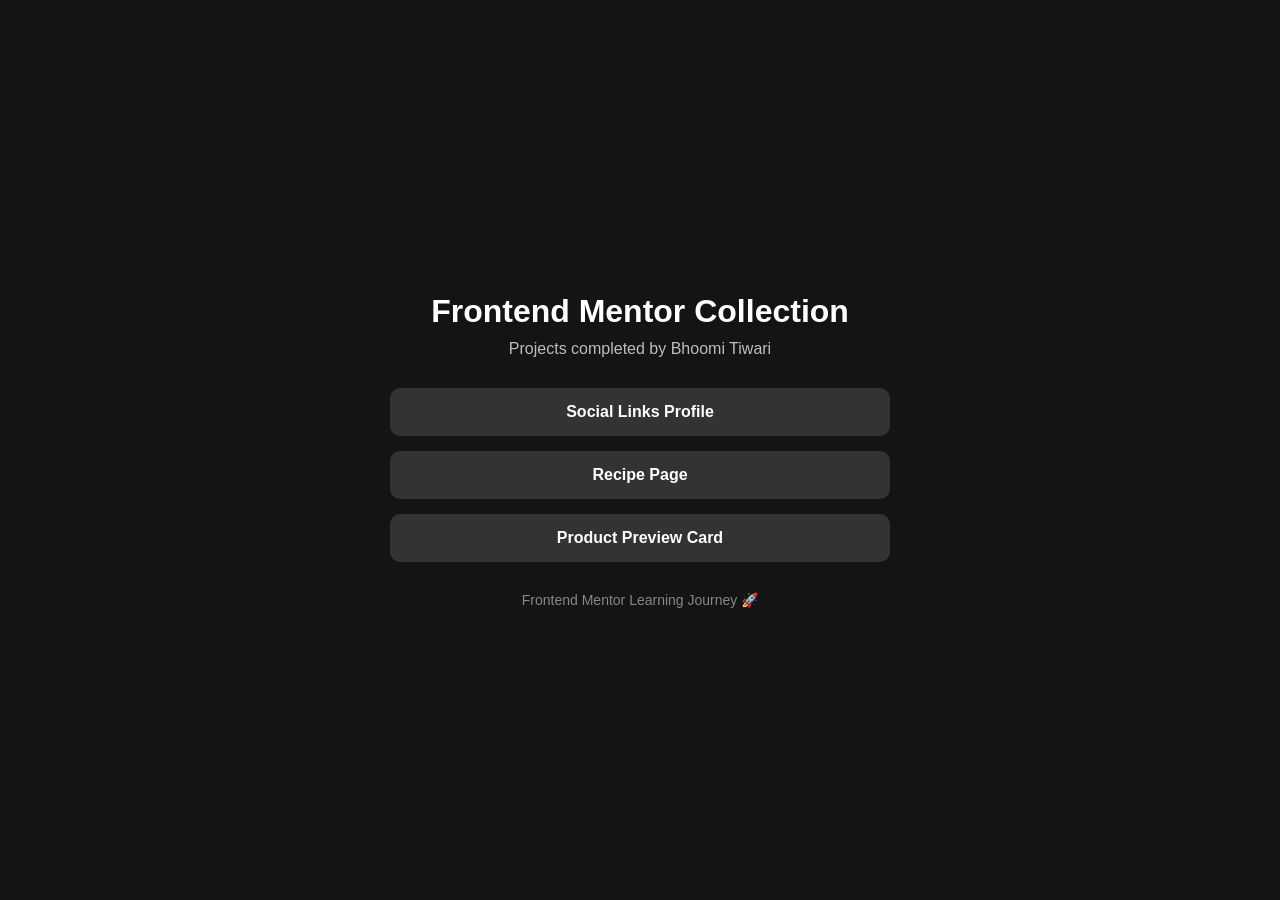
<file: index.html>
<!DOCTYPE html>
<html lang="en">
<head>
    <meta charset="UTF-8">
    <meta name="viewport" content="width=device-width, initial-scale=1.0">
    <title>Frontend Mentor Collection</title>

    <style>
        *{
            margin:0;
            padding:0;
            box-sizing:border-box;
        }

        body{
            min-height:100vh;
            display:flex;
            justify-content:center;
            align-items:center;
            background:#141414;
            font-family:Arial, sans-serif;
            padding:20px;
        }

        .container{
            width:100%;
            max-width:500px;
            text-align:center;
            color:white;
        }

        h1{
            margin-bottom:10px;
        }

        p{
            color:#bdbdbd;
            margin-bottom:30px;
        }

        .project{
            display:block;
            width:100%;
            margin:15px 0;
            padding:15px;
            text-decoration:none;
            color:white;
            background:#333;
            border-radius:10px;
            font-weight:bold;
            transition:0.3s;
        }

        .project:hover{
            background:#c4f82a;
            color:black;
        }

        footer{
            margin-top:30px;
            color:#888;
            font-size:14px;
        }
    </style>
</head>
<body>

    <div class="container">

        <h1>Frontend Mentor Collection</h1>

        <p>Projects completed by Bhoomi Tiwari</p>

        <a class="project" href="./social-links-profile/">
            Social Links Profile
        </a>

        <a class="project" href="./recipe-page/">
            Recipe Page
        </a>

        <a class="project" href="./product-preview-card-component"> 
            Product Preview Card
        </a>

        <footer>
            Frontend Mentor Learning Journey 🚀
        </footer>

    </div>

</body>
</html>
</file>
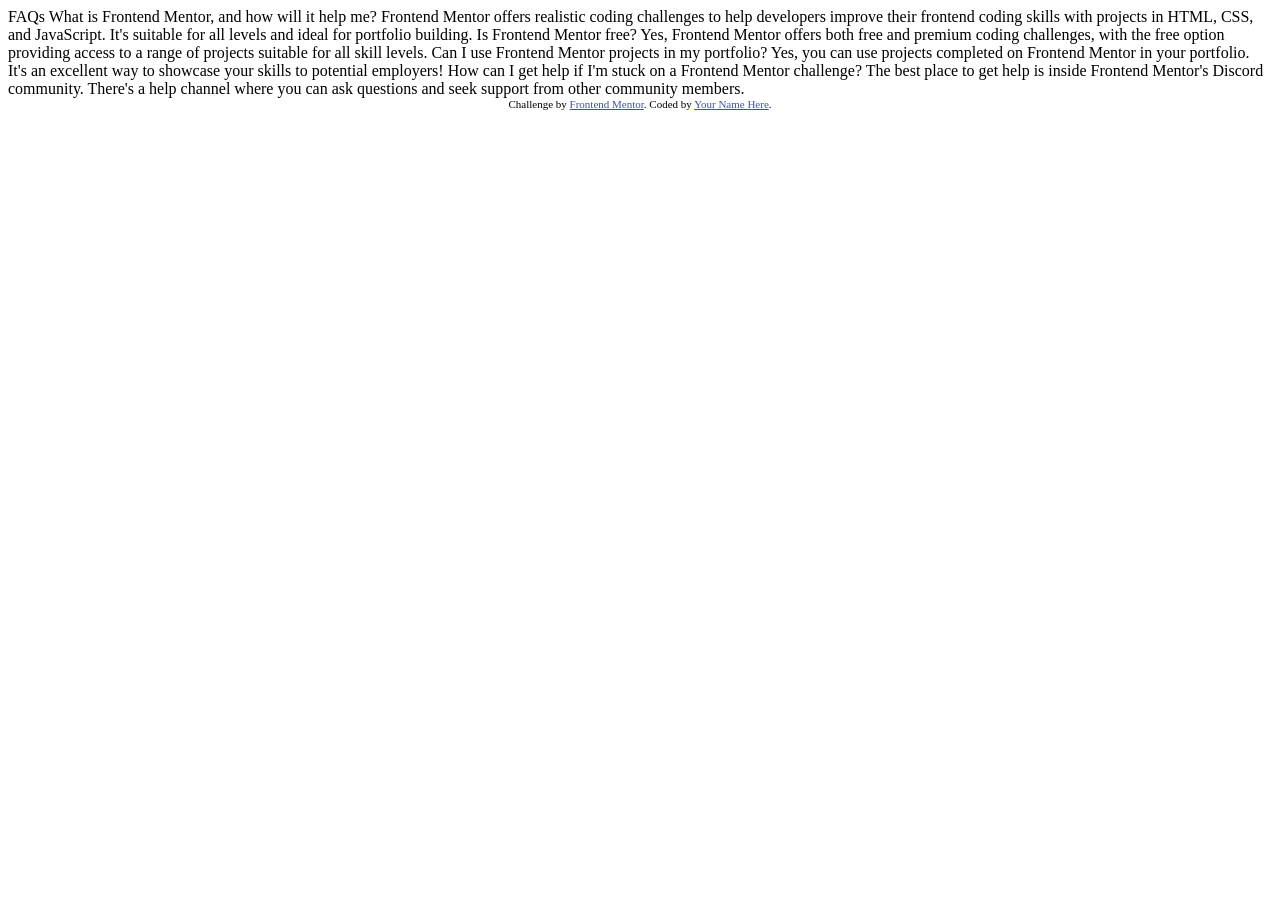
<file: faq-accordion/index.html>
<!DOCTYPE html>
<html lang="en">
<head>
  <meta charset="UTF-8">
  <meta name="viewport" content="width=device-width, initial-scale=1.0"> <!-- displays site properly based on user's device -->

  <link rel="icon" type="image/png" sizes="32x32" href="./assets/images/favicon-32x32.png">
  
  <title>Frontend Mentor | FAQ accordion</title>

  <!-- Feel free to remove these styles or customise in your own stylesheet 👍 -->
  <style>
    .attribution { font-size: 0.6875rem; text-align: center; }
    .attribution a { color: hsl(228, 45%, 44%); }
  </style>
</head>
<body>

  FAQs

  What is Frontend Mentor, and how will it help me?

  Frontend Mentor offers realistic coding challenges to help developers improve their 
  frontend coding skills with projects in HTML, CSS, and JavaScript. It's suitable for 
  all levels and ideal for portfolio building.

  Is Frontend Mentor free?

  Yes, Frontend Mentor offers both free and premium coding challenges, with the free 
  option providing access to a range of projects suitable for all skill levels.

  Can I use Frontend Mentor projects in my portfolio?

  Yes, you can use projects completed on Frontend Mentor in your portfolio. It's an excellent
  way to showcase your skills to potential employers!

  How can I get help if I'm stuck on a Frontend Mentor challenge?
  
  The best place to get help is inside Frontend Mentor's Discord community. There's a help 
  channel where you can ask questions and seek support from other community members.

  
  <footer class="attribution">
    Challenge by <a href="https://www.frontendmentor.io?ref=challenge">Frontend Mentor</a>. 
    Coded by <a href="#">Your Name Here</a>.
  </footer>
</body>
</html>
</file>
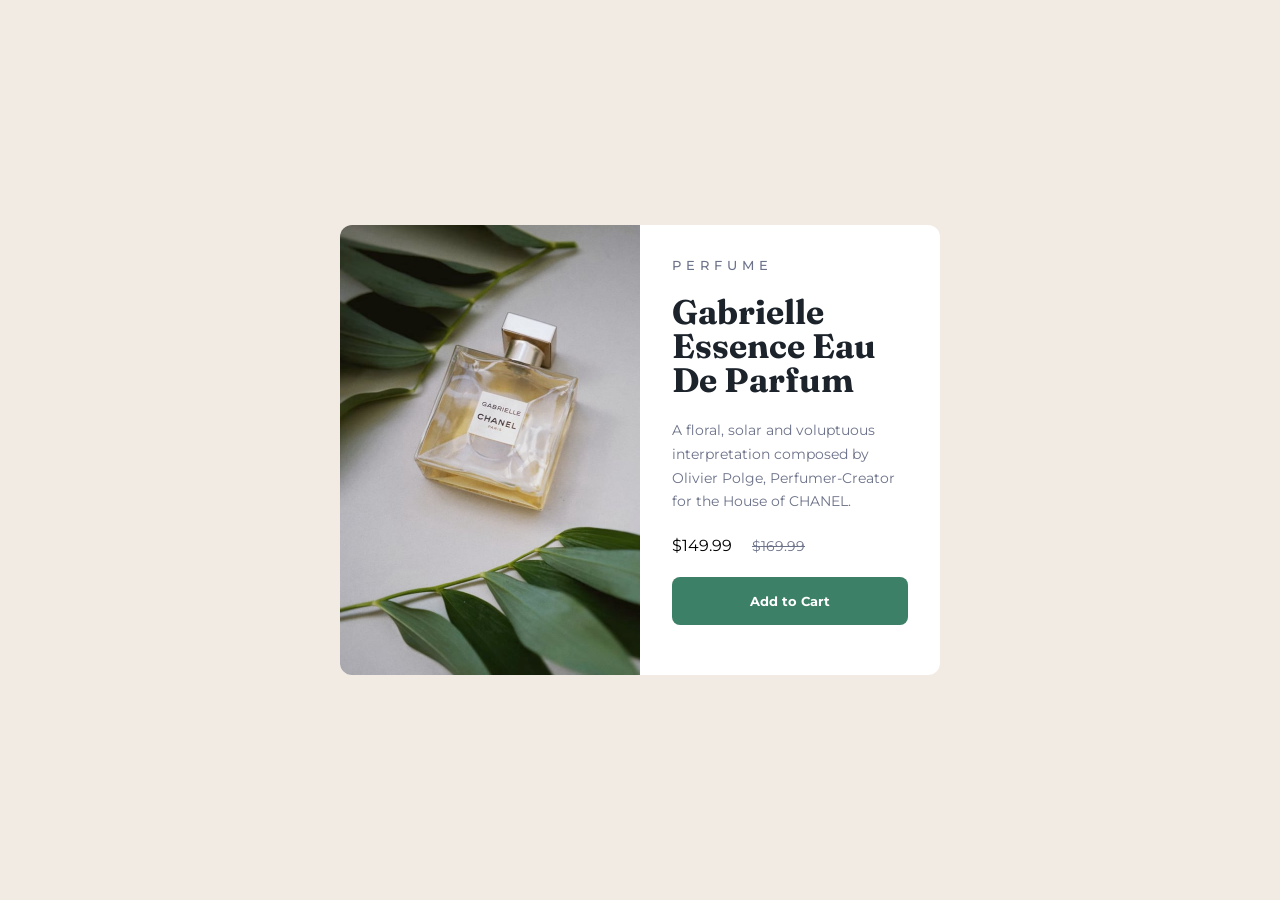
<file: product-preview-card-component/index.html>
<!DOCTYPE html>
<html lang="en">
<head>
  <meta charset="UTF-8">
  <meta name="viewport" content="width=device-width, initial-scale=1.0"> <!-- displays site properly based on user's device -->

  <link rel="icon" type="image/png" sizes="32x32" href="./images/favicon-32x32.png">
  <link rel="stylesheet" href="style.css">
  <link rel="preconnect" href="https://fonts.googleapis.com">
  <link rel="preconnect" href="https://fonts.gstatic.com" crossorigin>
  <link href="https://fonts.googleapis.com/css2?family=Fraunces:opsz,wght@9..144,700&family=Montserrat:wght@500;700&display=swap" rel="stylesheet">
  
  <title>Frontend Mentor | Product preview card component</title>

  <!-- Feel free to remove these styles or customise in your own stylesheet 👍 -->
  <style>
    .attribution { font-size: 0.6875rem; text-align: center; }
    .attribution a { color: hsl(228, 45%, 44%); }
  </style>
</head>
<body>

  <!-- Perfume

  Gabrielle Essence Eau De Parfum

  A floral, solar and voluptuous interpretation composed by Olivier Polge, 
  Perfumer-Creator for the House of CHANEL.

  $149.99
  $169.99

  Add to Cart -->

  <main>
    <article class="preview-card">
      <picture>
      <source
        media="(max-width:600px)"
        srcset="images/image-product-mobile.jpg">
        <img src="images/image-product-desktop.jpg" alt="Gabrielle Essence Eau De Parfum">
      </picture>
      <div class="content">
        <p class="category">PERFUME</p>
        <h1>Gabrielle Essence Eau De Parfum</h1>
        <p class="description">A floral, solar and voluptuous interpretation composed by Olivier Polge, Perfumer-Creator for the House of CHANEL.</p>
        <section class="price">
          <p class="new-price">$149.99</p>
          <del>$169.99</del>
        </section>
        <button>Add to Cart</button>

      </div>

    </article>
  </main>
  
  <footer class="attribution">
    Challenge by <a href="https://www.frontendmentor.io?ref=challenge">Frontend Mentor</a>. 
    Coded by <a href="#">Your Name Here</a>.
  </footer>
</body>
</html>
</file>
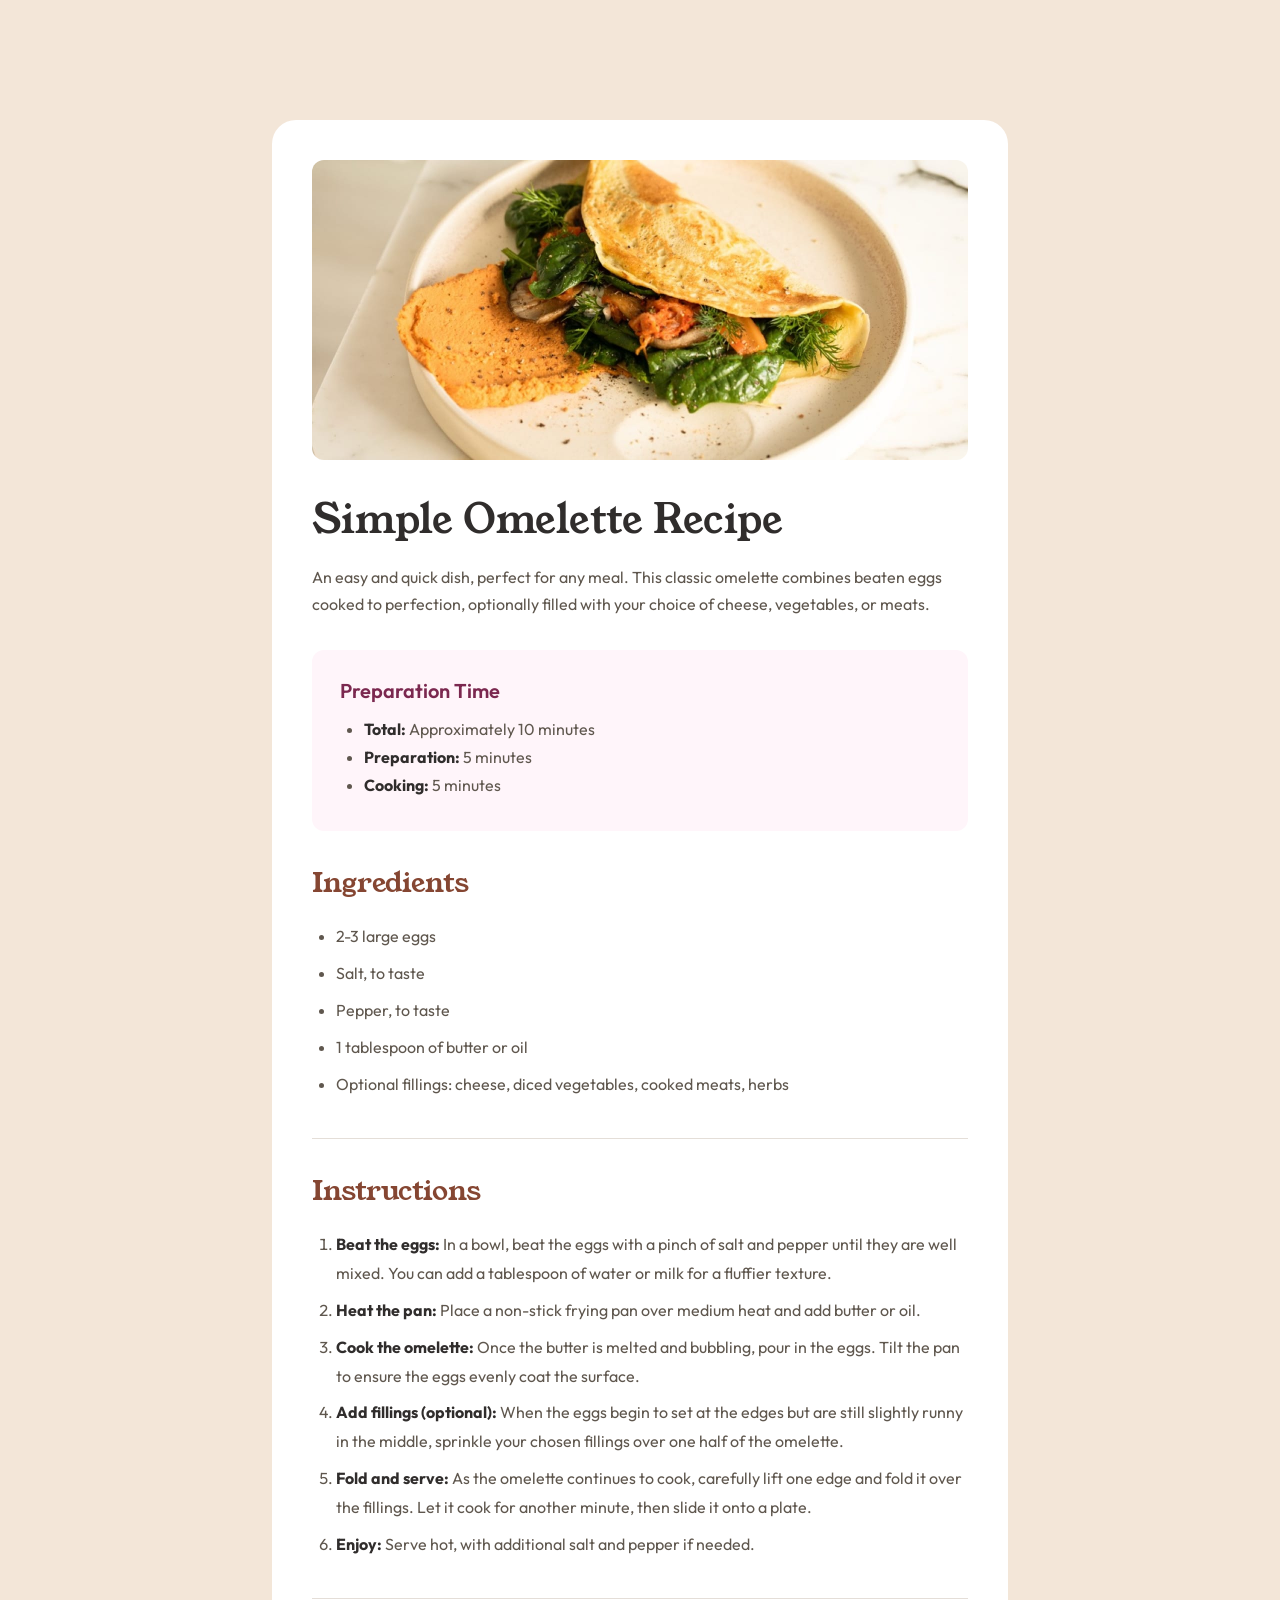
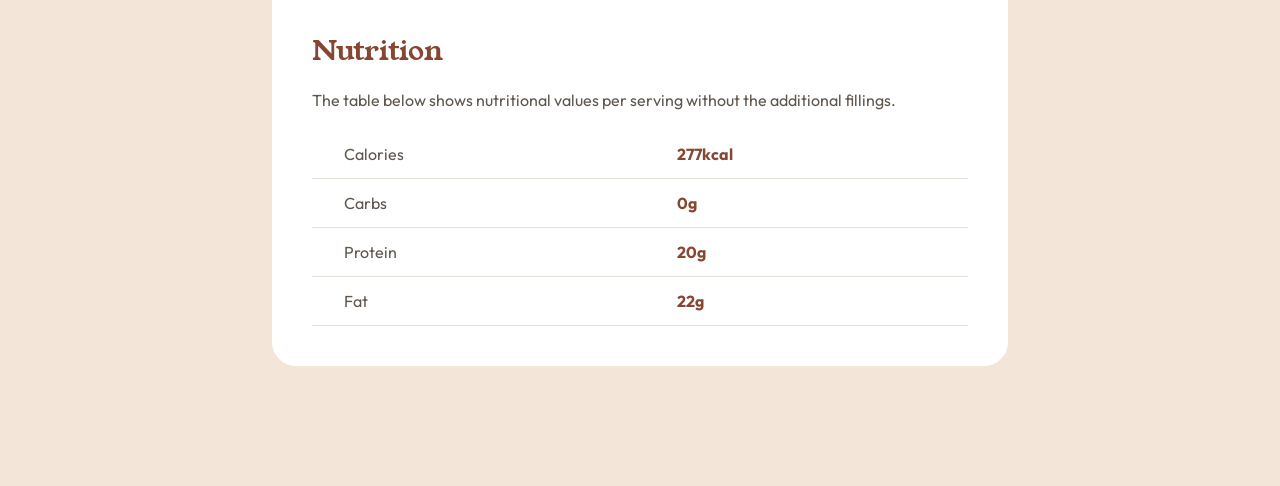
<file: recipe-page/index.html>
<!DOCTYPE html>
<html lang="en">
<head>
  <meta charset="UTF-8">
  <meta name="viewport" content="width=device-width, initial-scale=1.0"> <!-- displays site properly based on user's device -->

  <link rel="icon" type="image/png" sizes="32x32" href="./assets/images/favicon-32x32.png">
  <link rel="stylesheet" href="style.css">
  <link rel="preconnect" href="https://fonts.googleapis.com">
  <link rel="preconnect" href="https://fonts.gstatic.com" crossorigin>

  <link href="https://fonts.googleapis.com/css2?family=Outfit:wght@400;600;700&family=Young+Serif&display=swap" rel="stylesheet">
  
  <title>Frontend Mentor | Recipe page</title>

  <!-- Feel free to remove these styles or customise in your own stylesheet 👍 -->
  <style>
    .attribution { font-size: 0.6875rem; text-align: center; }
    .attribution a { color: hsl(228, 45%, 44%); }
  </style>
</head>
<body>
<!-- 
  Simple Omelette Recipe

  An easy and quick dish, perfect for any meal. This classic omelette combines beaten eggs cooked 
  to perfection, optionally filled with your choice of cheese, vegetables, or meats.

  Preparation time

  Total: Approximately 10 minutes
  Preparation: 5 minutes
  Cooking: 5 minutes

  Ingredients

  2-3 large eggs
  Salt, to taste
  Pepper, to taste
  1 tablespoon of butter or oil
  Optional fillings: cheese, diced vegetables, cooked meats, herbs

  Instructions

  Beat the eggs: In a bowl, beat the eggs with a pinch of salt and pepper until they are well mixed. 
  You can add a tablespoon of water or milk for a fluffier texture.

  Heat the pan: Place a non-stick frying pan over medium heat and add butter or oil.

  Cook the omelette: Once the butter is melted and bubbling, pour in the eggs. Tilt the pan to ensure 
  the eggs evenly coat the surface.

  Add fillings (optional): When the eggs begin to set at the edges but are still slightly runny in the 
  middle, sprinkle your chosen fillings over one half of the omelette.

  Fold and serve: As the omelette continues to cook, carefully lift one edge and fold it over the 
  fillings. Let it cook for another minute, then slide it onto a plate.

  Enjoy: Serve hot, with additional salt and pepper if needed.

  Nutrition

  The table below shows nutritional values per serving without the additional fillings.

  Calories
  277kcal

  Carbs
  0g

  Protein
  20g

  Fat
  22g -->

  <main>

    
    <article class="recipe-card">
      <img src="assets/images/image-omelette.jpeg" alt="image">
      <div class="content">
        <h1>Simple Omelette Recipe</h1>
        <p class="description">An easy and quick dish, perfect for any meal. This classic omelette combines beaten eggs cooked to perfection, optionally filled with your choice of cheese, vegetables, or meats.</p>
        <section class="prep">
          <h2 >Preparation Time</h2>
          <ul>
            <li><strong>Total:</strong> Approximately 10 minutes</li>
            <li><strong>Preparation:</strong> 5 minutes</li>
            <li><strong>Cooking:</strong> 5 minutes</li>
          </ul>
        </section>
       
        <section class="ingredients">
          <h2>Ingredients</h2>
          <ul>
            <li>2-3 large eggs</li>
            <li>Salt, to taste</li>
            <li>Pepper, to taste</li>
            <li>1 tablespoon of butter or oil</li>
            <li>Optional fillings: cheese, diced vegetables, cooked meats, herbs</li>
          </ul>
        </section>
        <section class="instructions">
          <h2>Instructions</h2>
          <ol>
            <li><strong>Beat the eggs:</strong>
              In a bowl, beat the eggs with a pinch of salt and pepper until they are well mixed. 
              You can add a tablespoon of water or milk for a fluffier texture.</li>
            <li><strong>Heat the pan:</strong> 
              Place a non-stick frying pan over medium heat and add butter or oil.</li>
            <li><strong>Cook the omelette:</strong> 
              Once the butter is melted and bubbling, pour in the eggs. Tilt the pan to ensure 
              the eggs evenly coat the surface.</li>
            <li><strong>Add fillings (optional):</strong> 
              When the eggs begin to set at the edges but are still slightly runny in the 
              middle, sprinkle your chosen fillings over one half of the omelette.</li>
            <li><strong>Fold and serve:</strong> 
              As the omelette continues to cook, carefully lift one edge and fold it over the 
              fillings. Let it cook for another minute, then slide it onto a plate.</li>
            <li><strong>Enjoy:</strong> 
              Serve hot, with additional salt and pepper if needed.</li>
          </ol>
        </section>
        <section class="nutrition">
          <h2>Nutrition</h2>
          <p>The table below shows nutritional values per serving without the additional fillings.</p>
          <table>
            <tr>
              <td>Calories</td>
              <td>277kcal</td>
            </tr>
            <tr>
              <td>Carbs</td>
              <td>0g</td>
            </tr>
            <tr>
              <td>Protein</td>
              <td>20g</td>
            </tr>
            <tr>
              <td>Fat</td>
              <td>22g</td>
            </tr>
          
          </table>
       </section>
     </div>
               
    </article>
  </main>
  
  
  <footer class="attribution">
    Challenge by <a href="https://www.frontendmentor.io?ref=challenge">Frontend Mentor</a>. 
    Coded by <a href="#">Your Name Here</a>.
  </footer>
</body>
</html>
</file>
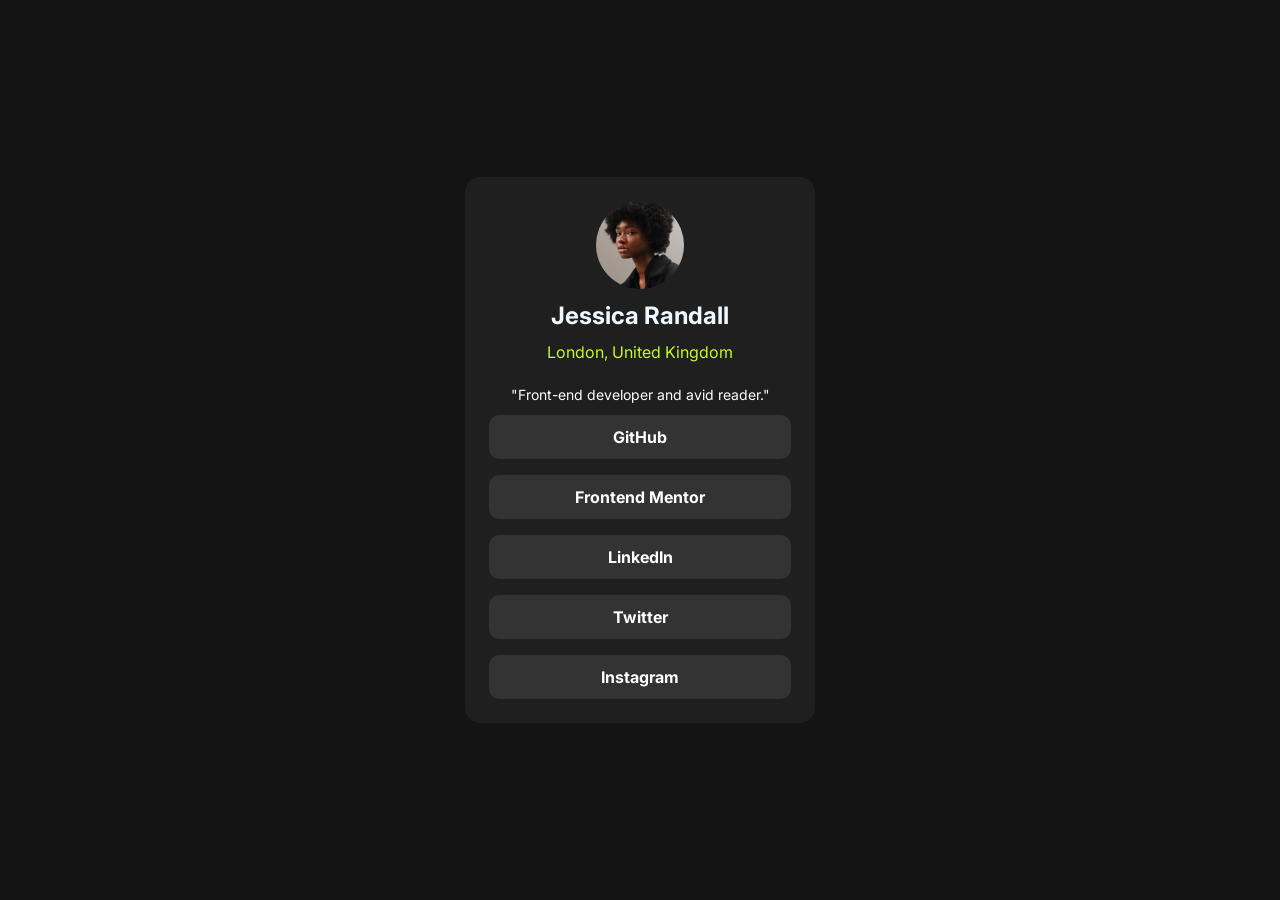
<file: social-links-profile/index.html>
<!DOCTYPE html>
<html lang="en">
<head>
  <meta charset="UTF-8">
  <meta name="viewport" content="width=device-width, initial-scale=1.0"> <!-- displays site properly based on user's device -->

  <link rel="icon" type="image/png" sizes="32x32" href="assets/images/favicon-32x32.png">
  <link rel="stylesheet" href="style.css">
  <link href="https://fonts.googleapis.com/css2?family=Inter:wght@400;600;700&display=swap" rel="stylesheet">
  <title>Frontend Mentor | Social links profile</title>

  <!-- Feel free to remove these styles or customise in your own stylesheet 👍 -->
  <style>
    .attribution { font-size: 0.6875rem; text-align: center; }
    .attribution a { color: hsl(228, 45%, 44%); }
  </style>
</head>
<body>

  <!-- Jessica Randall
  London, United Kingdom
  "Front-end developer and avid reader."

  GitHub
  Frontend Mentor
  LinkedIn
  Twitter
  Instagram
   -->

  <main class="card">
    <article class="card-content">
      <img src=".\assets\images\avatar-jessica.jpeg" alt="image" class="profile-img">
      <h1>Jessica Randall</h1>
      <p class="location">London, United Kingdom</p>
      <p class="bio">"Front-end developer and avid reader."</p>
      <nav class="social-links">
        <a href="#">GitHub</a>
        <a href="#">Frontend Mentor</a>
        <a href="#">LinkedIn</a>
        <a href="#">Twitter</a>
        <a href="#">Instagram</a>
      </nav>
    </article>
  </main>

  <footer class="attribution">
    Challenge by <a href="https://www.frontendmentor.io?ref=challenge">Frontend Mentor</a>. 
    Coded by <a href="#">Your Name Here</a>.
  </footer>

</body>
</html>
</file>
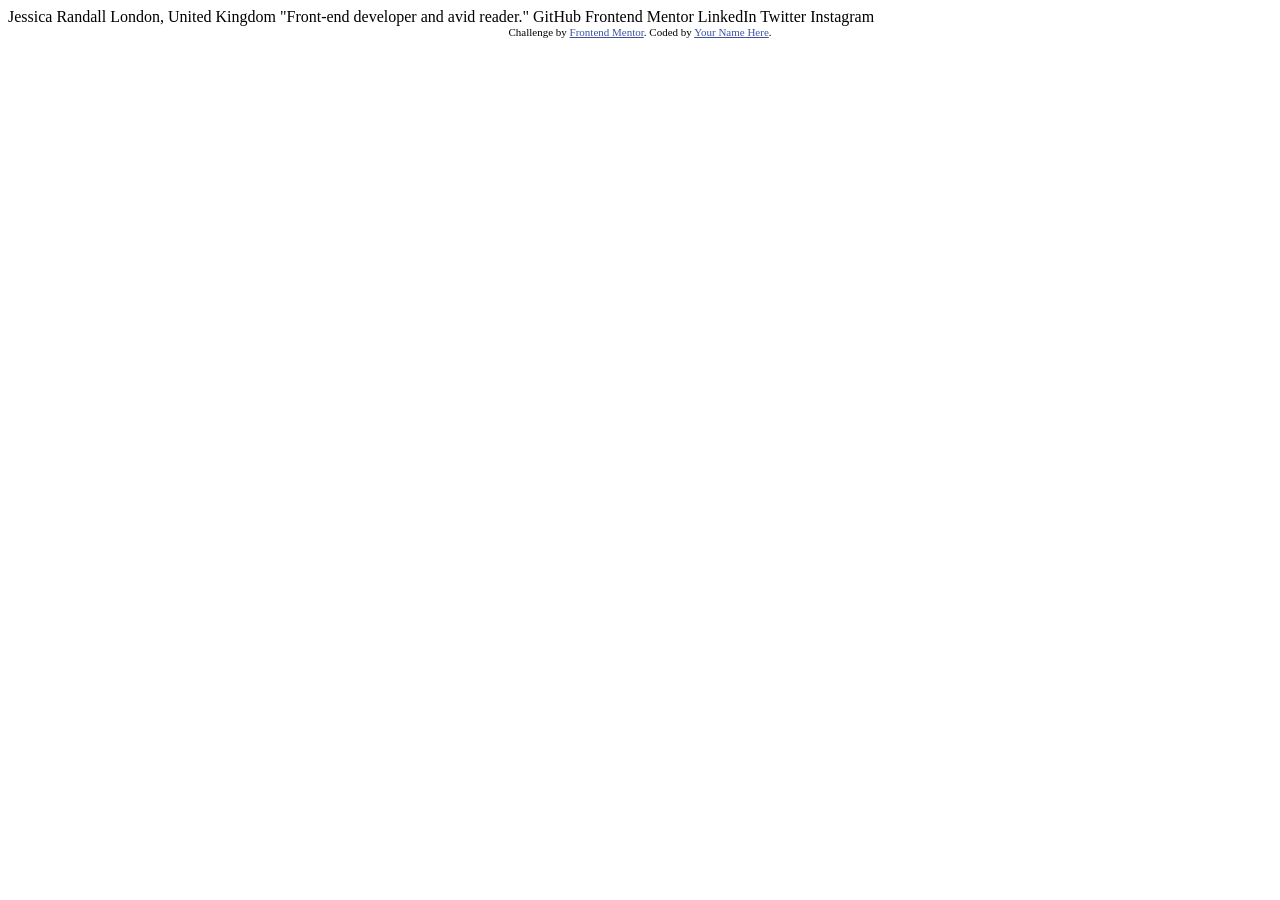
<file: social-links-profile-main/social-links-profile-main/index.html>
<!DOCTYPE html>
<html lang="en">
<head>
  <meta charset="UTF-8">
  <meta name="viewport" content="width=device-width, initial-scale=1.0"> <!-- displays site properly based on user's device -->

  <link rel="icon" type="image/png" sizes="32x32" href="./assets/images/favicon-32x32.png">
  
  <title>Frontend Mentor | Social links profile</title>

  <!-- Feel free to remove these styles or customise in your own stylesheet 👍 -->
  <style>
    .attribution { font-size: 0.6875rem; text-align: center; }
    .attribution a { color: hsl(228, 45%, 44%); }
  </style>
</head>
<body>

  Jessica Randall
  London, United Kingdom
  "Front-end developer and avid reader."

  GitHub
  Frontend Mentor
  LinkedIn
  Twitter
  Instagram
  
  <footer class="attribution">
    Challenge by <a href="https://www.frontendmentor.io?ref=challenge">Frontend Mentor</a>. 
    Coded by <a href="#">Your Name Here</a>.
  </footer>
</body>
</html>
</file>
<file: product-preview-card-component/style.css>
:root{
    --green-500:hsl(158, 36%, 37%);
    --green-700:hsl(158, 42%, 18%);

    --black:hsl(212, 21%, 14%);
    --grey:hsl(228, 12%, 48%);
    --cream:hsl(30, 38%, 92%);
    --white:hsl(0, 0%, 100%);
}

*{
    margin:0;
    padding:0;
    box-sizing:border-box;
}

body{
    font-family:'Montserrat',sans-serif;
    background:hsl(30, 38%, 92%);
    min-height:100vh;
    display:flex;
    justify-content:center;
    align-items:center; 
    padding:20px;
}

.preview-card{
    display:flex;
    max-width:600px;
    background:var(--white);
    border-radius:12px;
    overflow:hidden;
}

.preview-card img{
    width:300px;
    object-fit:cover;
    display:block;
}

.content{
    padding:32px;
    display:flex;
    flex-direction:column;
    gap:22px;
}

.category{
    text-transform:uppercase;
    letter-spacing:5px;
    color:var(--grey);
    font-size:13px;
    font-weight:500;
}

h1{
    font-family:'Fraunces',serif;
    color:var(--black);
    font-size:34px;
    line-height:1;
}

.description{
    color:var(--grey);
    line-height:1.7;
    font-size:14px;
}

.price{
    display:flex;
    align-items:center;
    gap:20px;
}

.current-price{
    font-family:'Fraunces',serif;
    color:var(--green-500);
    font-size:34px;
    font-weight:700;
}

.price del{
    color:var(--grey);
    font-size:14px;
}

button{
    background:var(--green-500);
    color:white;
    border:none;
    padding:16px;
    border-radius:8px;
    font-family:'Montserrat',sans-serif;
    font-weight:700;
    cursor:pointer;
    transition:.3s;
}

button:hover{
    background:var(--green-700);
}

@media(max-width:600px){

    .preview-card{
        flex-direction:column;
        max-width:350px;
    }
    .preview-card img{
        width:100%;
        height:240px;
    }
}

.attribution{
    display:none;
}
</file>
<file: recipe-page/style.css>
*{
    margin:0;
    padding:0;
    box-sizing:border-box;
}

body{
    font-family:'Outfit',sans-serif;
    background:hsl(30, 54%, 90%);
    display:flex;
    justify-content:center;
    padding:120px 20px;
}

main{
    width:100%;
    max-width:736px;
}

.recipe-card{
    background:hsl(0, 0%, 100%);
    border-radius:24px;
    padding:40px;
}

.recipe-card img{
    width:100%;
    display:block;
    border-radius:12px;
}

.content{
    margin-top:40px;
}

h1{
    font-family:'Young Serif',serif;
    font-size:40px;
    font-weight:400;
    color:hsl(24, 5%, 18%);
    margin-bottom:24px;
    line-height:1;
}

.description{
    color:hsl(30, 10%, 34%);
    line-height:1.7;
}

.prep{
    background:hsl(330, 100%, 98%);
    padding:28px;
    border-radius:12px;
    margin-top:32px;
}

.prep h2{
    font-family:'Outfit',sans-serif;
    font-size:20px;
    font-weight:600;
    color:hsl(332, 51%, 32%);
    margin-bottom:16px;
}

.prep ul{
    padding-left:24px;
}

.prep li{
    color:hsl(30, 10%, 34%);
    margin-bottom:8px;
}

.ingredients,
.instructions,
.nutrition{
    margin-top:32px;
}

.ingredients h2,
.instructions h2,
.nutrition h2{
    font-family:'Young Serif',serif;
    font-size:28px;
    font-weight:400;
    color:hsl(14, 45%, 36%);
    margin-bottom:20px;
}

.ingredients ul,
.instructions ol{
    padding-left:24px;
}

.ingredients li,
.instructions li{
    color:hsl(30, 10%, 34%);
    line-height:1.8;
    margin-bottom:8px;
}

.ingredients{
    border-bottom:1px solid hsl(30, 18%, 87%);
    padding-bottom:32px;
}

.instructions{
    border-bottom:1px solid hsl(30, 18%, 87%);
    padding-bottom:32px;
}

.instructions strong,
.prep strong{
    color:hsl(24, 5%, 18%);
}

.nutrition p{
    color:hsl(30, 10%, 34%);
    margin-bottom:20px;
}

table{
    width:100%;
    border-collapse:collapse;
}

td{
    padding:14px 32px;
    border-bottom:1px solid hsl(30, 18%, 87%);
}

td:first-child{
    color:hsl(30, 10%, 34%);
}

td:last-child{
    color:hsl(14, 45%, 36%);
    font-weight:700;
}

.attribution{
    display:none;
}



@media(max-width:768px){

    body{
        padding:0;
    }

    .recipe-card{
        padding:0;
        border-radius:0;
    }

    .recipe-card img{
        border-radius:0;
    }

    .content{
        padding:40px 32px;
    }
}
</file>
<file: social-links-profile/style.css>
*{
    box-sizing:border-box;
    margin:0;
    padding:0;
}

body{
    font-family: 'Inter', sans-serif;
    display:flex;
    min-height:100vh;
    justify-content: center;
    align-items: center;
    background-color: hsl(0, 0%, 8%)

}
     
.card{
    border-radius: 15px;
    background-color: hsl(0, 0%, 12%);
    width:90%;
    max-width: 350px;
    padding: 24px;
}

.card-content{
    display: flex;
    flex-direction: column;
    gap: 12px;
    align-items:center;
}

.profile-img{
    border-radius: 50%;
    height: 88px;
    width:88px;
    display: block;
    justify-content: center;
}

.bio{
    color:hsl(0,0%,100%);
    text-align:center;
    font-size:14px;
}

h1{
    color: aliceblue;
    margin:0;
}

.location{
    color: hsl(75, 94%, 57%);
    margin-bottom: 12px;
}
.social-links{
    width:100%;
    display:flex;
    flex-direction:column;
    gap:16px;
}

.social-links a{
    text-decoration:none;
    color:white;
    background-color:hsl(0, 0%, 20%);
    text-align:center;
    padding:12px;
    border-radius:10px;
     font-weight: 700;
    transition: all 0.2s ease;
}

.social-links a:hover{
    background-color:hsl(75, 94%, 57%);
    color:hsl(0, 0%, 8%);
    cursor:pointer;
}

.attribution{
   display:none;
}
</file>
